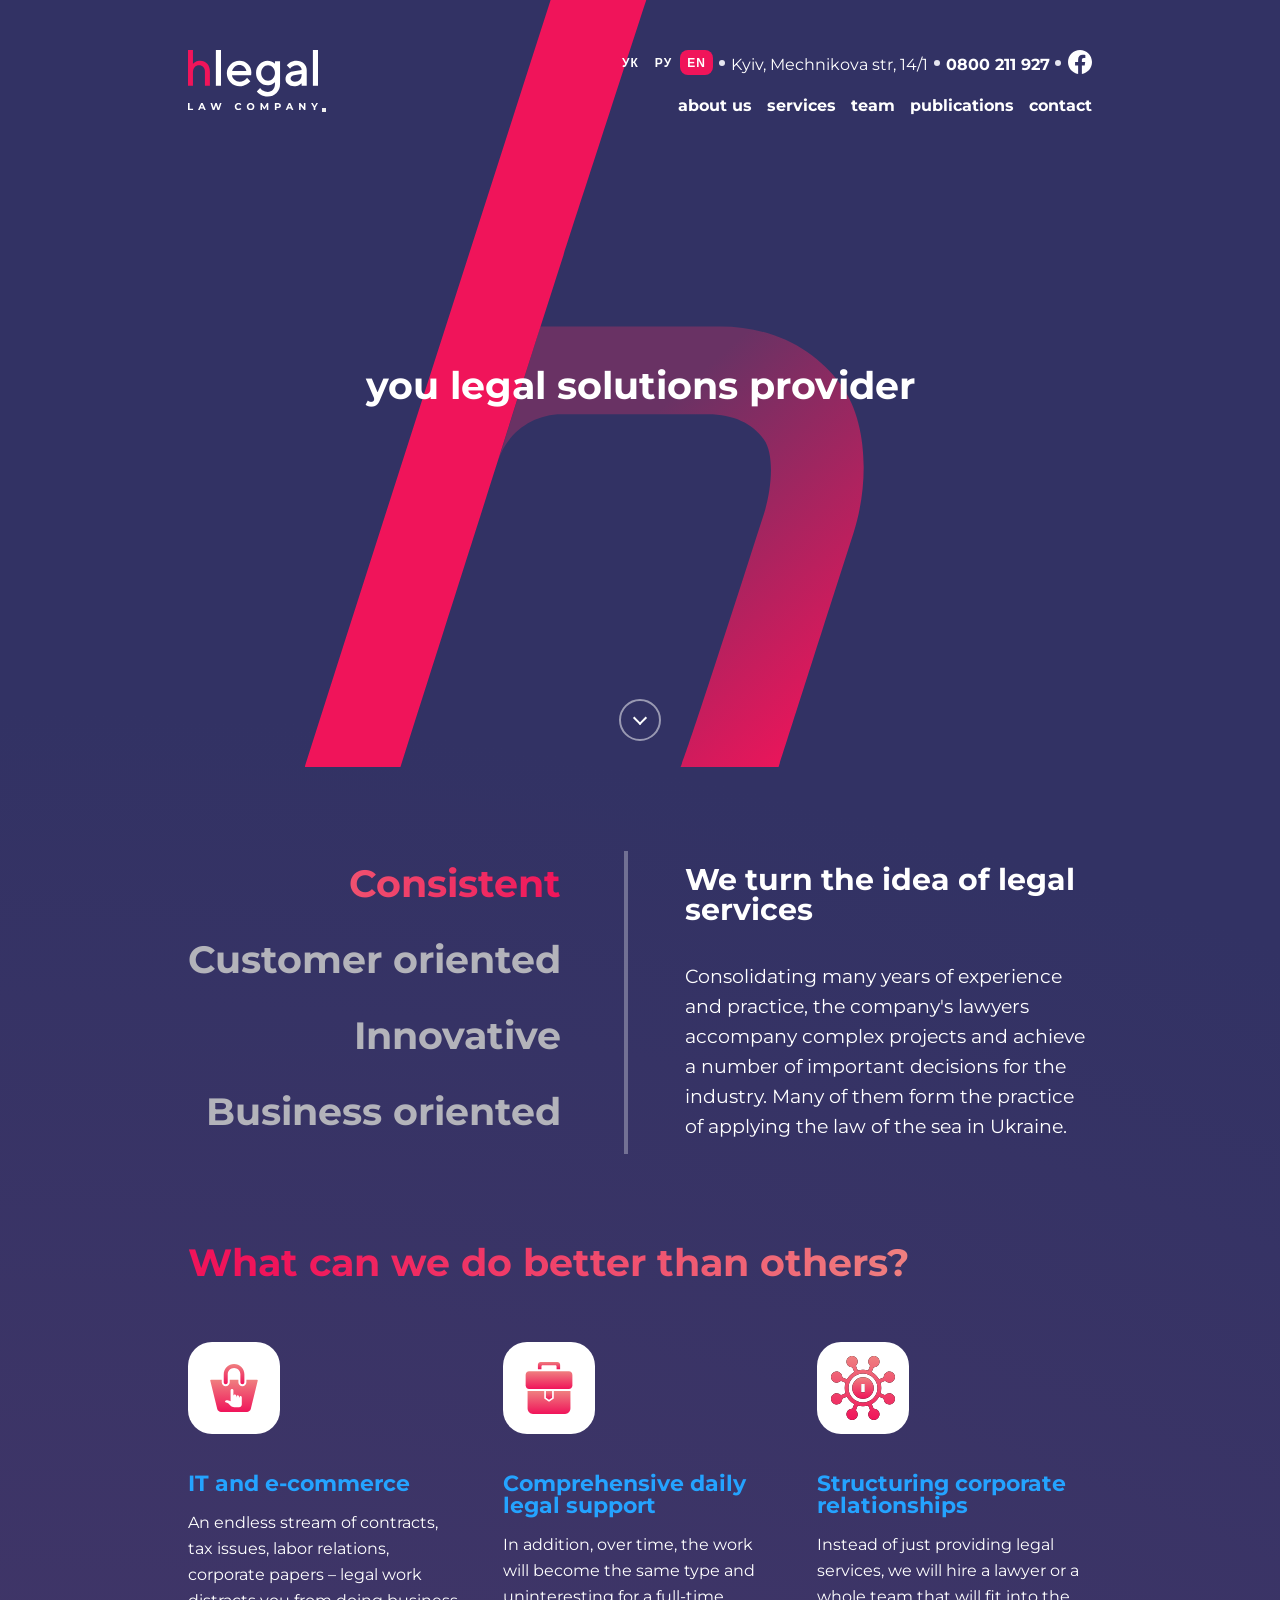
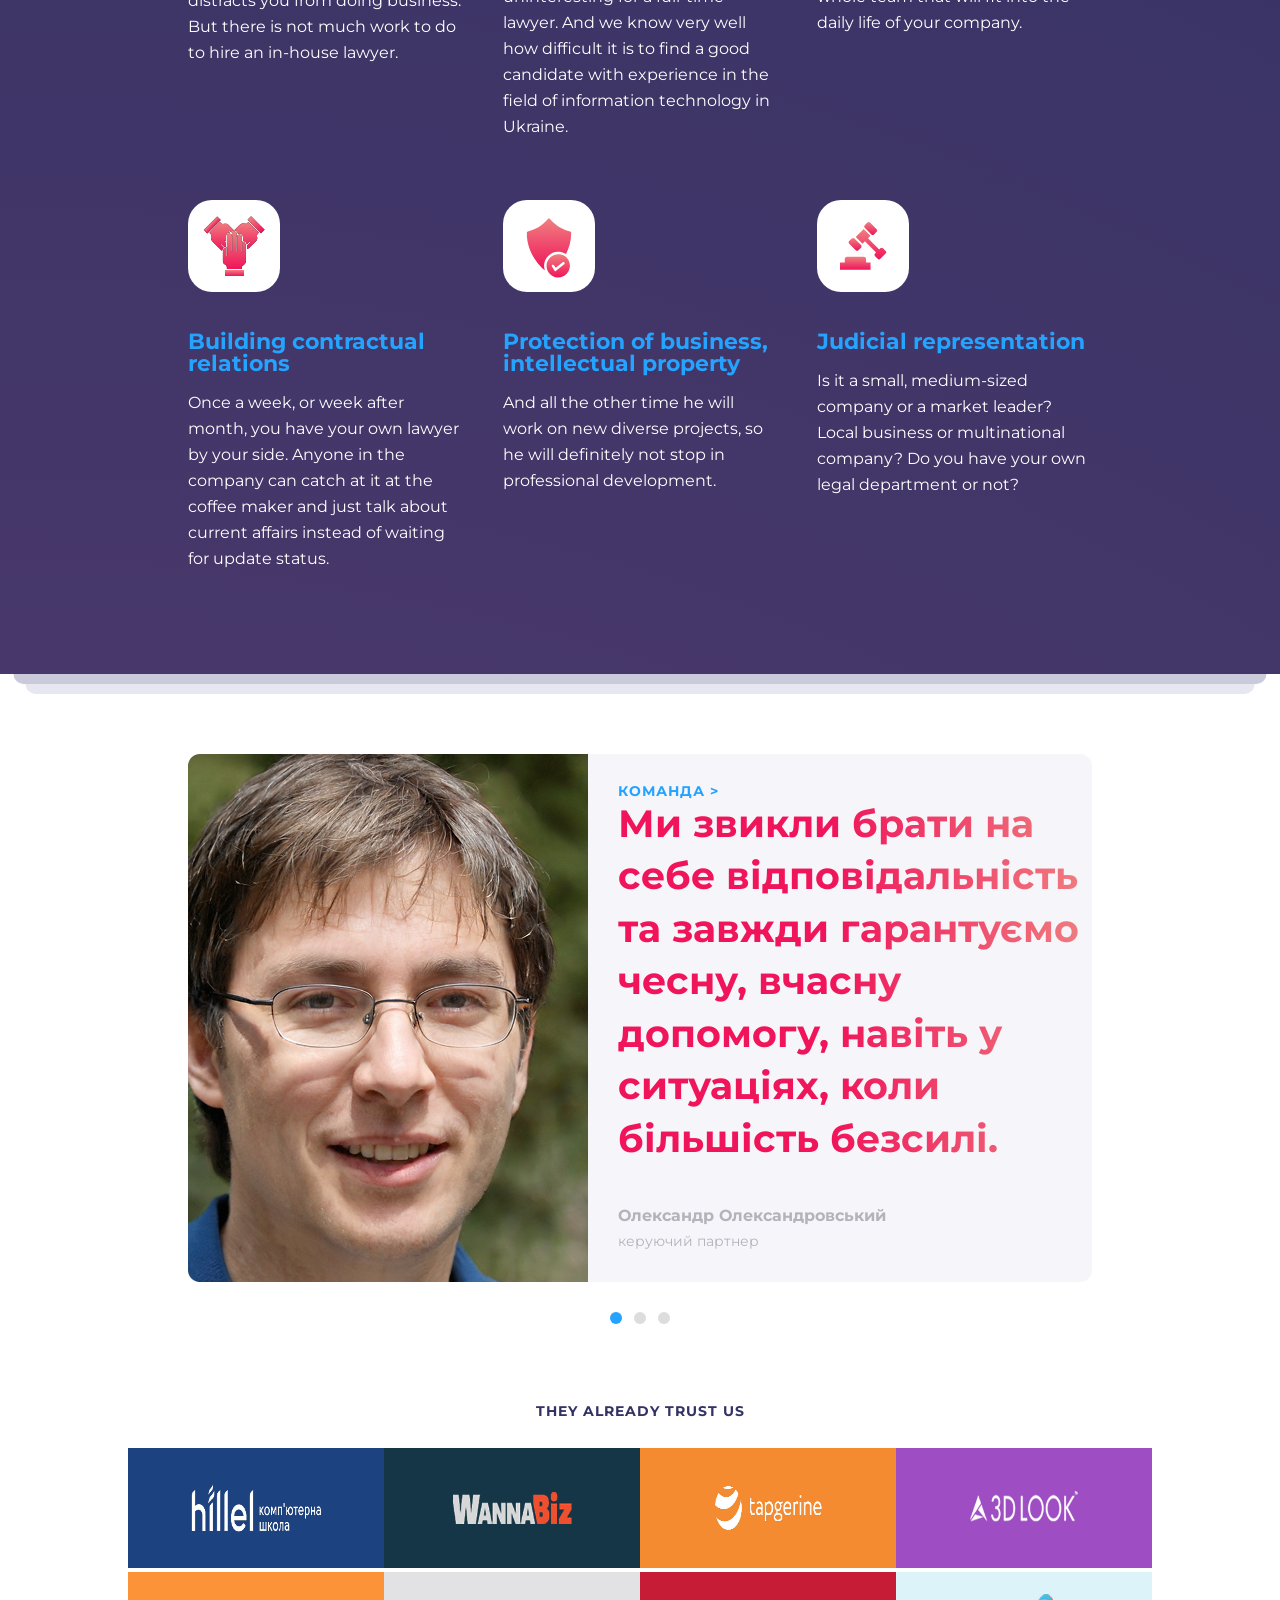
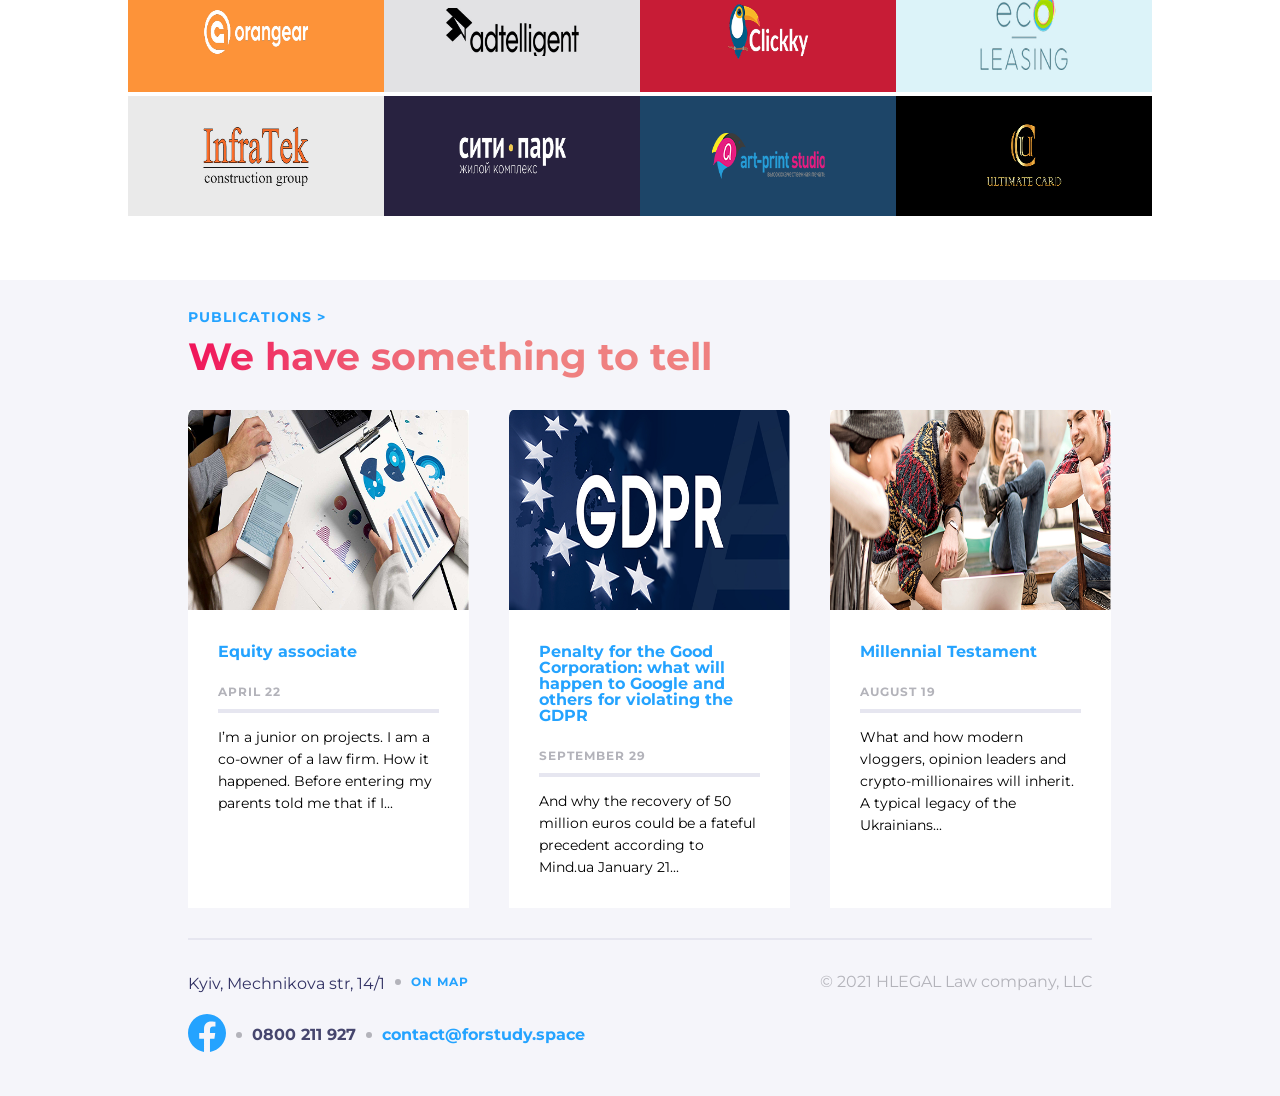
<file: index.html>
<!DOCTYPE html>
<html lang="en">

<head>
    <meta charset="UTF-8">
    <meta name="viewport" content="width=device-width, initial-scale=1.0">
    <title>Home</title>
    <link rel="stylesheet" href="./css/general.css">
    <link href="https://fonts.googleapis.com/css2?family=Montserrat:ital,wght@0,100..900;1,100..900&display=swap"
        rel="stylesheet">
</head>

<body>
    <header class="home">
        <div class="home__container">
            <div class="home__container-img">
                <img src="./images/Logo.svg" alt="Головна">
                <button class="burger-menu" aria-label="Menu"></button>
            </div>


            <div class="home__right-side">
                <div class="home__container-information">
                    <div class="home__language-switcher">
                        <button class="change-language">УК</button>
                        <button class="change-language">РУ</button>
                        <button class="change-language active">EN</button>
                    </div>

                    <p class="home__street">Kyiv, Mechnikova str, 14/1</p>
                    <p class="home__number">0800 211 927</p>
                    <div><img class="facebook-img" src="./images/facebook.svg" alt="facebook"></div>
                </div>

                <div class="home__container-navigation">
                    <nav class="home__navigation">
                        <ul class="home__content-navigation">
                            <li><a class="links">about us</a></li>
                            <li><a class="links">services</a></li>
                            <li><a href="./team.html" class="links">team</a></li>
                            <li><a class="links">publications</a></li>
                            <li><a class="links">contact</a></li>
                        </ul>
                    </nav>
                </div>
            </div>
        </div>

        <div class="home__hero">
            <div class="home__hero-content">
                <h1 class="home__hero-title">you legal solutions provider</h1>
                <a class="home__hero-scroll">
                    <img src="./images/Symbol.svg" alt="Scroll down" class="home__hero-logo">
                </a>
                <div class="home__hero-arrow"></div>
            </div>
        </div>
    </header>

    <main class="main">

        <div class="main__bg">
            <section class="main__services">
                <div class="main__container-services">
                    <div class="main__services-left">
                        <ul class="main__services-list">
                            <li class="item gradient-text">Consistent</li>
                            <li class="item">Customer oriented</li>
                            <li class="item">Innovative</li>
                            <li class="item">Business oriented</li>
                        </ul>
                    </div>

                    <div class="main__services-right">
                        <div class="services__container-title">
                            <h2 class="main__services-title">We turn the idea of legal services</h2>
                        </div>

                        <div class="services__container-text">
                            <p class="main__services-text">Consolidating many years of experience and practice, the
                                company's
                                lawyers accompany complex projects and achieve a number of important decisions for the
                                industry.
                                Many of them form the practice of applying the law of the sea in Ukraine.</p>
                        </div>
                    </div>
                </div>
            </section>

            <section class="advantages">
                <div class="advantages__container">
                    <h2 class="advantages__title">What can we do better than others?</h2>

                    <div class="advantages__grid">
                        <article class="adv-card">
                            <div class="adv-card__icon">
                                <img class="img-card" src="./images/advantages/Ecommerce.svg" alt="IT and e-commerce">
                            </div>
                            <h3 class="adv-card__title">IT and e-commerce</h3>
                            <p class="adv-card__text">An endless stream of contracts, tax issues, labor relations,
                                corporate papers –
                                legal work distracts you from doing business. But there is not much work to do to hire
                                an in-house lawyer.</p>
                        </article>

                        <article class="adv-card">
                            <div class="adv-card__icon">
                                <img class="img-card" src="./images/advantages/Support.svg"
                                    alt="Comprehensive daily legal support">
                            </div>
                            <h3 class="adv-card__title">Comprehensive daily legal support</h3>
                            <p class="adv-card__text">In addition, over time, the work will become the same type and
                                uninteresting
                                for a full-time lawyer. And we know very well how difficult it is to find a good
                                candidate with
                                experience in the field of information technology in Ukraine.</p>
                        </article>

                        <article class="adv-card">
                            <div class="adv-card__icon">
                                <img class="img-card" src="./images/advantages/Gear.svg"
                                    alt="Structuring corporate relationships">
                            </div>
                            <h3 class="adv-card__title">Structuring corporate relationships</h3>
                            <p class="adv-card__text">Instead of just providing legal services, we will hire a lawyer or
                                a whole team
                                that will fit into the daily life of your company.</p>
                        </article>

                        <article class="adv-card">
                            <div class="adv-card__icon">
                                <img class="img-card" src="./images/advantages/Hands.svg"
                                    alt="Building contractual relations">
                            </div>
                            <h3 class="adv-card__title">Building contractual relations</h3>
                            <p class="adv-card__text">Once a week, or week after month, you have your own lawyer by your
                                side. Anyone
                                in the company can catch at it at the coffee maker and just talk about current affairs
                                instead of waiting for update status.</p>
                        </article>

                        <article class="adv-card">
                            <div class="adv-card__icon">
                                <img class="img-card" src="./images/advantages/Protection.svg"
                                    alt="Protection of business">
                            </div>
                            <h3 class="adv-card__title">Protection of business, intellectual property</h3>
                            <p class="adv-card__text">And all the other time he will work on new diverse projects, so he
                                will definitely
                                not stop in professional development.</p>
                        </article>

                        <article class="adv-card">
                            <div class="adv-card__icon">
                                <img class="img-card" src="./images/advantages/Court.svg" alt="Judicial representation">
                            </div>
                            <h3 class="adv-card__title">Judicial representation</h3>
                            <p class="adv-card__text">Is it a small, medium-sized company or a market leader? Local
                                business or
                                multinational company? Do you have your own legal department or not?</p>
                        </article>
                    </div>
                </div>
            </section>
        </div>

        <section class="review">
            <div class="review__container">
                <div class="review__card">
                    <div class="review__photo">
                        <picture>
                            <source srcset="./images/adaptive/768px/person.jpg" media="(max-width: 768px)">
                            <source srcset="./images/adaptive/992px/person.jpg" media="(max-width: 992px)">
                            <source srcset="./images/adaptive/1400px/person.jpg" media="(max-width: 1400px)">
                            <source srcset="./images/adaptive/1680px/person.jpg" media="(max-width: 1680px)">

                            <img src="./images/review/person.jpg" alt="Олександр Олександровський"
                                class="partner-person">
                        </picture>

                    </div>

                    <div class="review__content">
                        <p class="review__label">команда &gt;</p>
                        <h2 class="review__title">Ми звикли брати на себе відповідальність та завжди гарантуємо чесну,
                            вчасну допомогу, навіть у ситуаціях, коли більшість безсилі.</h2>

                        <div class="container__partner">
                            <p class="review__name">Олександр Олександровський</p>
                            <p class="review__position">керуючий партнер</p>
                        </div>
                    </div>
                </div>

                <div class="review__dots">
                    <button class="review__dot review__dot--active"></button>
                    <button class="review__dot"></button>
                    <button class="review__dot"></button>
                </div>
            </div>
        </section>

        <section class="clients">
            <div class="clients__container">
                <p class="clients__title">THEY ALREADY TRUST US</p>

                <div class="clients__grid">
                    <div class="clients__item clients__item--hillel">
                        <img class="img-clients" src="./images/clients/Hillel.png" alt="Hillel IT School">
                    </div>
                    <div class="clients__item clients__item--wannabiz">
                        <img class="img-clients" src="./images/clients/wannabiz.png" alt="WannaBiz">
                    </div>
                    <div class="clients__item clients__item--tapgerine">
                        <img class="img-clients" src="./images/clients/tapgerine.png" alt="Tapgerine">
                    </div>
                    <div class="clients__item clients__item--3dlook">
                        <img class="img-clients" src="./images/clients/3dlook.png" alt="3D Look">
                    </div>
                    <div class="clients__item clients__item--orangear">
                        <img class="img-clients" src="./images/clients/orangear.png" alt="Orangear">
                    </div>
                    <div class="clients__item clients__item--adtelligent">
                        <img class="img-clients" src="./images/clients/adtelligent.png" alt="Adtelligent">
                    </div>
                    <div class="clients__item clients__item--clickky">
                        <img class="img-clients" src="./images/clients/Clickky.png" alt="Clickky">
                    </div>
                    <div class="clients__item clients__item--ecoleasing">
                        <img class="img-clients" src="./images/clients/ecoleasing.png" alt="Eco Leasing">
                    </div>
                    <div class="clients__item clients__item--infratek">
                        <img class="img-clients" src="./images/clients/InfraTek.png" alt="InfraTek">
                    </div>
                    <div class="clients__item clients__item--citypark">
                        <img class="img-clients" src="./images/clients/city.png" alt="Сити-парк">
                    </div>
                    <div class="clients__item clients__item--artprint">
                        <img class="img-clients" src="./images/clients/artprint.png" alt="Art-print Studio">
                    </div>
                    <div class="clients__item clients__item--ultimatecard">
                        <img class="img-clients" src="./images/clients/ultimate-card.png" alt="Ultimate Card">
                    </div>
                </div>
            </div>
        </section>


        <section class="publications">
            <div class="publications__container">

                <p class="publications__label">PUBLICATIONS ></p>
                <h2 class="publications__title">We have something to tell</h2>

                <div class="publications__grid">

                    <article class="pub-card">
                        <div class="pub-card__image">
                            <img class="img-publications" src="./images/publications/pic-1.png" alt="Equity associate">
                        </div>
                        <div class="pub-card__content">
                            <h3 class="pub-card__title">Equity associate</h3>
                            <p class="pub-card__date">APRIL 22</p>
                            <p class="pub-card__text">
                                I’m a junior on projects. I am a co-owner of a law firm. How it happened. Before
                                entering my parents told me that if I...
                            </p>
                        </div>
                    </article>

                    <article class="pub-card">
                        <div class="pub-card__image">
                            <img class="img-publications" src="./images/publications/pic-2.png" alt="GDPR article">
                        </div>
                        <div class="pub-card__content">
                            <h3 class="pub-card__title">
                                Penalty for the Good Corporation: what will happen to Google and others for violating
                                the GDPR
                            </h3>
                            <p class="pub-card__date">SEPTEMBER 29</p>
                            <p class="pub-card__text">
                                And why the recovery of 50 million euros could be a fateful precedent according to
                                Mind.ua January 21...
                            </p>
                        </div>
                    </article>

                    <article class="pub-card">
                        <div class="pub-card__image">
                            <img class="img-publications" src="./images/publications/pic-3.png"
                                alt="Millennial Testament">
                        </div>
                        <div class="pub-card__content">
                            <h3 class="pub-card__title">Millennial Testament</h3>
                            <p class="pub-card__date">AUGUST 19</p>
                            <p class="pub-card__text">
                                What and how modern vloggers, opinion leaders and crypto-millionaires will inherit. A
                                typical legacy of the Ukrainians...
                            </p>
                        </div>
                    </article>

                </div>
            </div>
        </section>
    </main>

    <footer class="footer">
        <div class="footer__container">

            <div class="footer__top">
                <div class="footer__top-left">
                    <p class="footer__address">
                        Kyiv, Mechnikova str, 14/1
                    </p>

                    <a href="#" class="footer__map-link">on map</a>
                </div>
                <p class="footer__copyright">
                    © 2021 HLEGAL Law company, LLC
                </p>
            </div>

            <div class="footer__bottom">

                <div class="footer__contacts">
                    <a href="#" class="footer__social">
                        <img src="./images/icons/facebook.svg" alt="Facebook">
                    </a>

                    <a href="tel:0800211927" class="footer__phone">
                        0800 211 927
                    </a>

                    <a href="mailto:contact@forstudy.space" class="footer__email">
                        contact@forstudy.space
                    </a>
                </div>
            </div>

        </div>
    </footer>
</body>

</html>
</file>
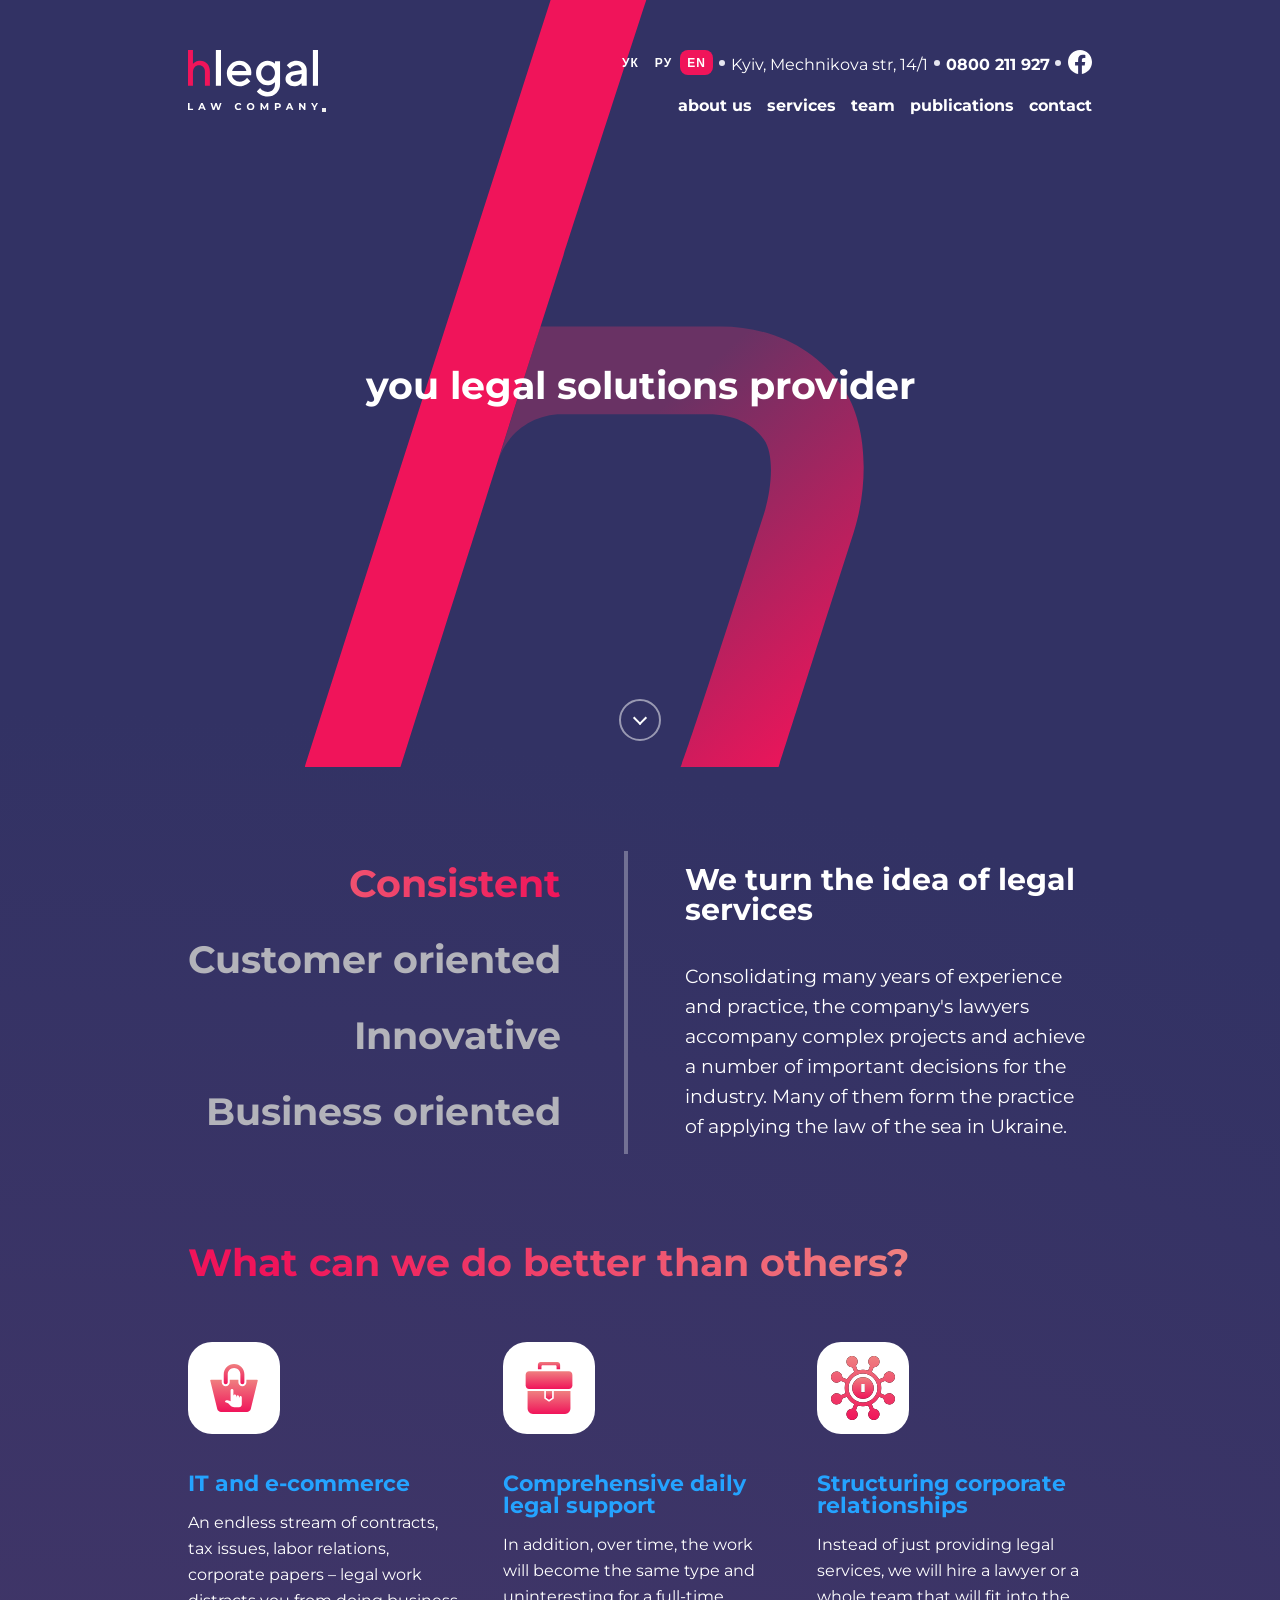
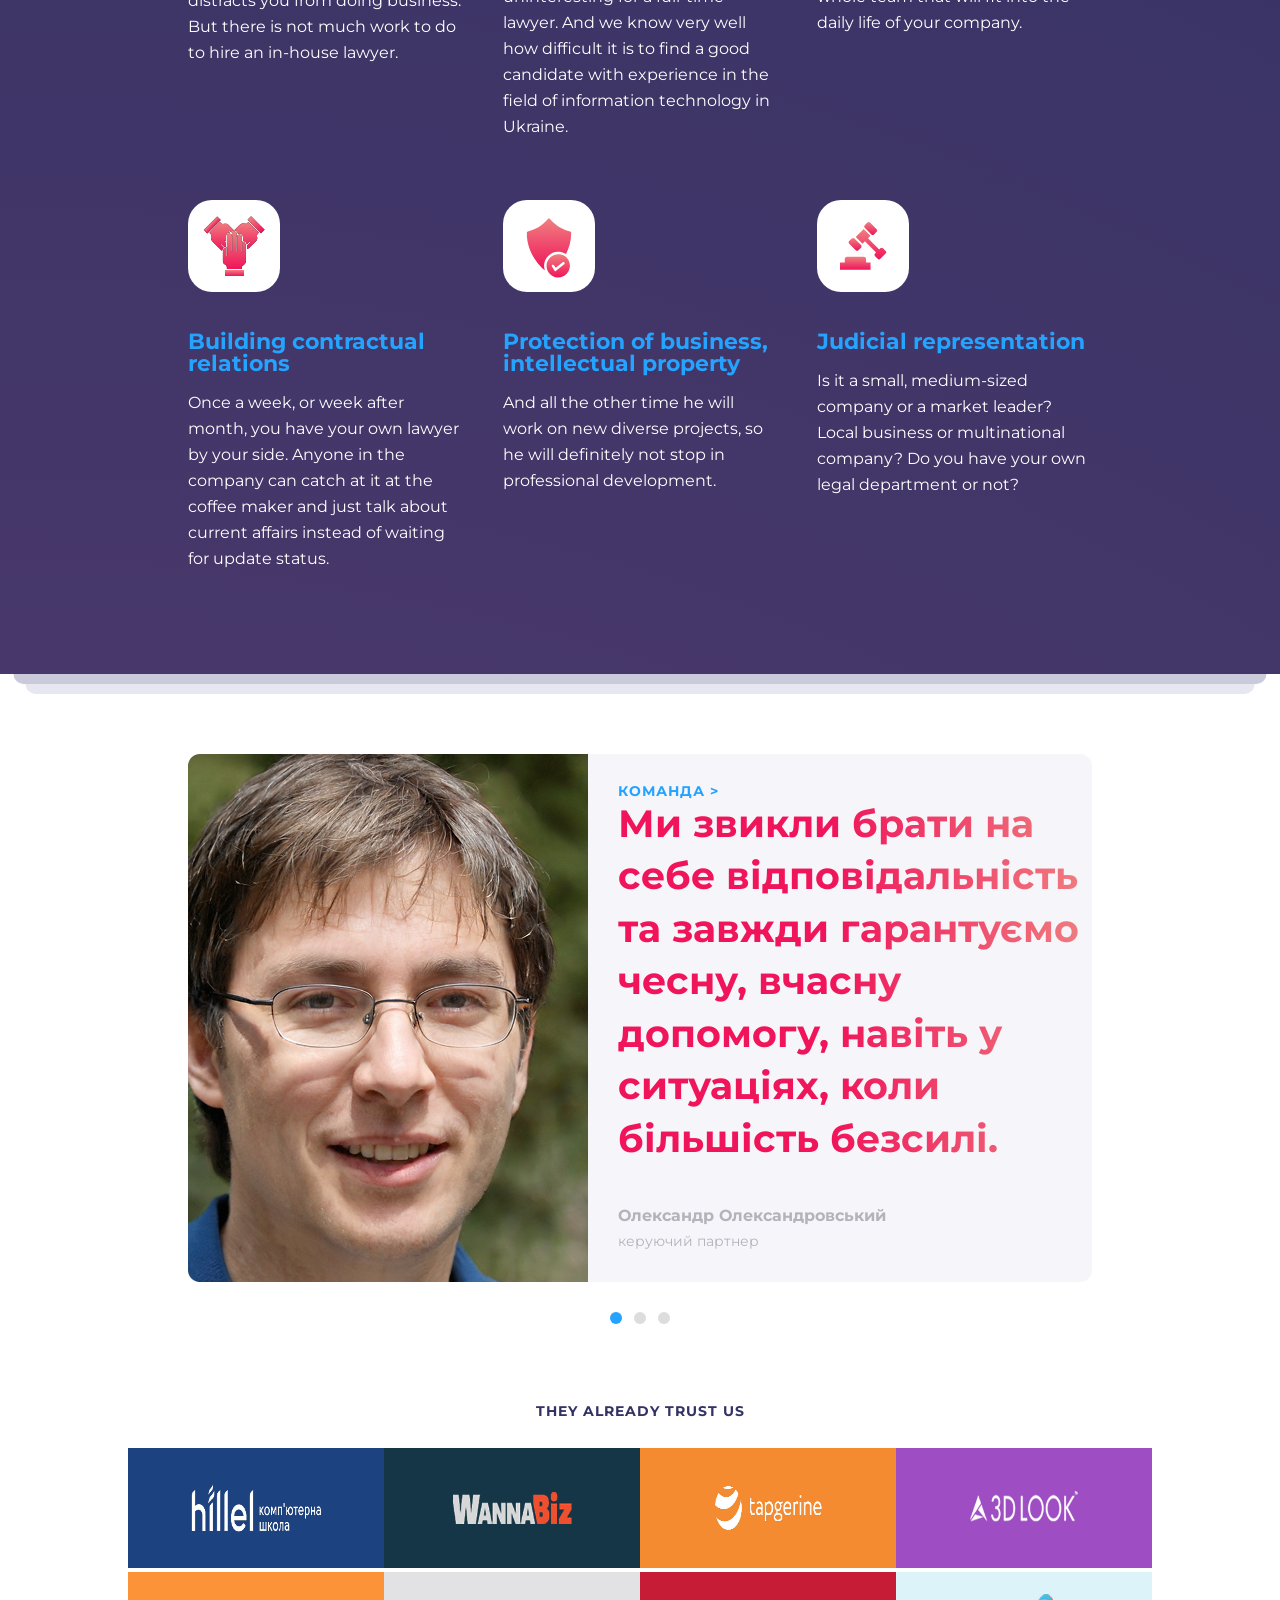
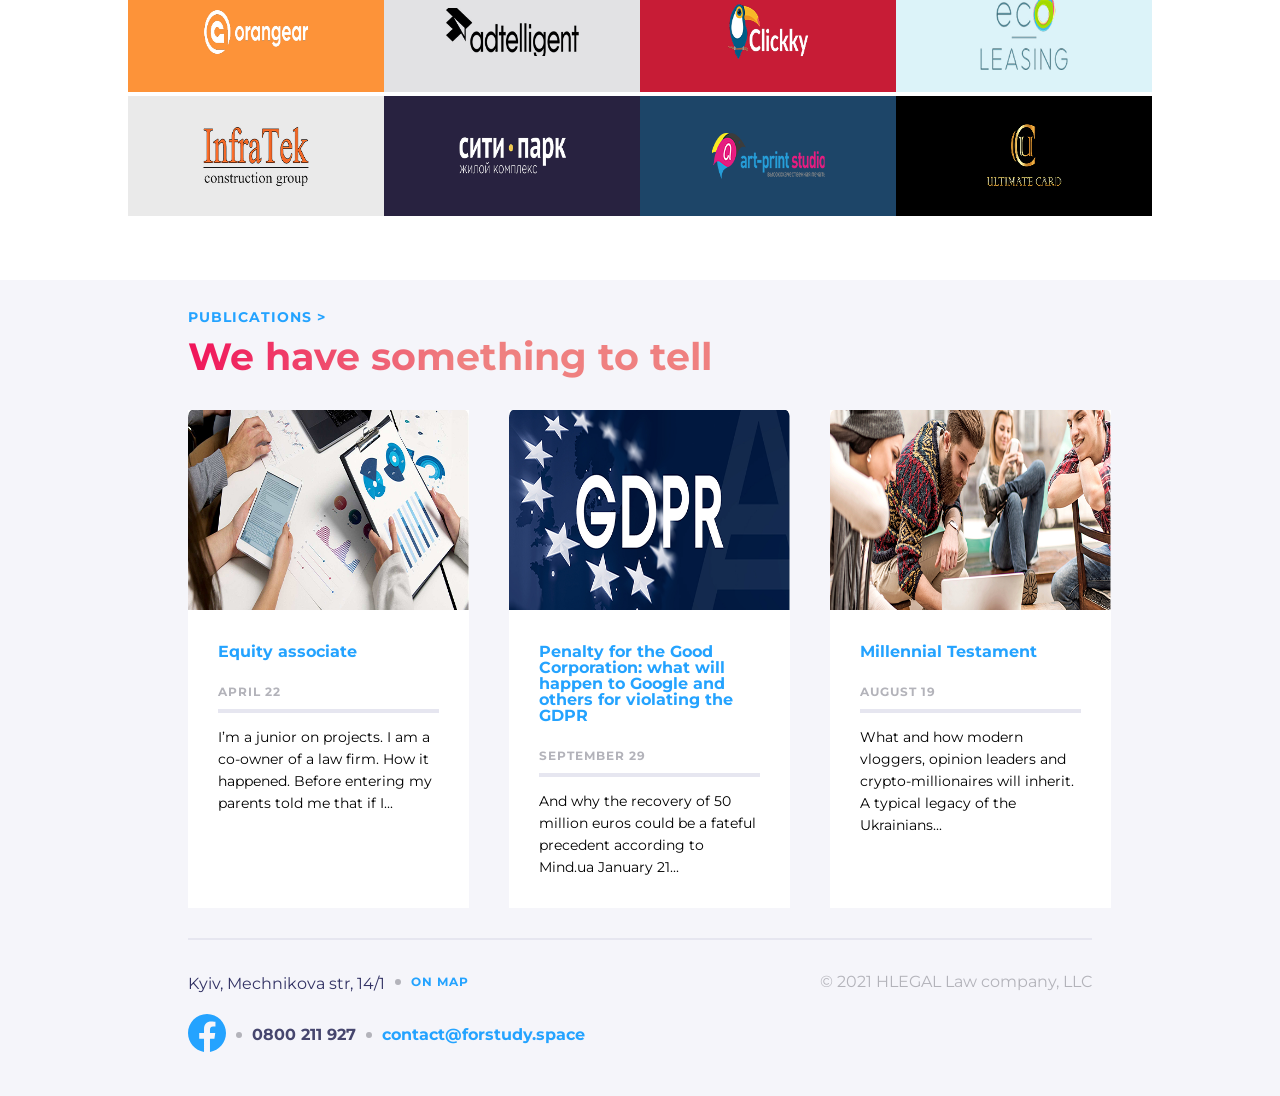
<file: home.html>
<!DOCTYPE html>
<html lang="en">

<head>
    <meta charset="UTF-8">
    <meta name="viewport" content="width=device-width, initial-scale=1.0">
    <title>Home</title>
    <link rel="stylesheet" href="./css/general.css">
    <link href="https://fonts.googleapis.com/css2?family=Montserrat:ital,wght@0,100..900;1,100..900&display=swap"
        rel="stylesheet">
</head>

<body>
    <header class="home">
        <div class="home__container">
            <div class="home__container-img">
                <img src="./images/Logo.svg" alt="Головна">
                <button class="burger-menu" aria-label="Menu"></button>
            </div>


            <div class="home__right-side">
                <div class="home__container-information">
                    <div class="home__language-switcher">
                        <button class="change-language">УК</button>
                        <button class="change-language">РУ</button>
                        <button class="change-language active">EN</button>
                    </div>

                    <p class="home__street">Kyiv, Mechnikova str, 14/1</p>
                    <p class="home__number">0800 211 927</p>
                    <div><img class="facebook-img" src="./images/facebook.svg" alt="facebook"></div>
                </div>

                <div class="home__container-navigation">
                    <nav class="home__navigation">
                        <ul class="home__content-navigation">
                            <li><a class="links">about us</a></li>
                            <li><a class="links">services</a></li>
                            <li><a class="links">team</a></li>
                            <li><a class="links">publications</a></li>
                            <li><a class="links">contact</a></li>
                        </ul>
                    </nav>
                </div>
            </div>
        </div>

        <div class="home__hero">
            <div class="home__hero-content">
                <h1 class="home__hero-title">you legal solutions provider</h1>
                <a class="home__hero-scroll">
                    <img src="./images/Symbol.svg" alt="Scroll down" class="home__hero-logo">
                </a>
                <div class="home__hero-arrow"></div>
            </div>
        </div>
    </header>

    <main class="main">

        <div class="main__bg">
            <section class="main__services">
                <div class="main__container-services">
                    <div class="main__services-left">
                        <ul class="main__services-list">
                            <li class="item gradient-text">Consistent</li>
                            <li class="item">Customer oriented</li>
                            <li class="item">Innovative</li>
                            <li class="item">Business oriented</li>
                        </ul>
                    </div>

                    <div class="main__services-right">
                        <div class="services__container-title">
                            <h2 class="main__services-title">We turn the idea of legal services</h2>
                        </div>

                        <div class="services__container-text">
                            <p class="main__services-text">Consolidating many years of experience and practice, the
                                company's
                                lawyers accompany complex projects and achieve a number of important decisions for the
                                industry.
                                Many of them form the practice of applying the law of the sea in Ukraine.</p>
                        </div>
                    </div>
                </div>
            </section>

            <section class="advantages">
                <div class="advantages__container">
                    <h2 class="advantages__title">What can we do better than others?</h2>

                    <div class="advantages__grid">
                        <article class="adv-card">
                            <div class="adv-card__icon">
                                <img class="img-card" src="./images/advantages/Ecommerce.svg" alt="IT and e-commerce">
                            </div>
                            <h3 class="adv-card__title">IT and e-commerce</h3>
                            <p class="adv-card__text">An endless stream of contracts, tax issues, labor relations,
                                corporate papers –
                                legal work distracts you from doing business. But there is not much work to do to hire
                                an in-house lawyer.</p>
                        </article>

                        <article class="adv-card">
                            <div class="adv-card__icon">
                                <img class="img-card" src="./images/advantages/Support.svg"
                                    alt="Comprehensive daily legal support">
                            </div>
                            <h3 class="adv-card__title">Comprehensive daily legal support</h3>
                            <p class="adv-card__text">In addition, over time, the work will become the same type and
                                uninteresting
                                for a full-time lawyer. And we know very well how difficult it is to find a good
                                candidate with
                                experience in the field of information technology in Ukraine.</p>
                        </article>

                        <article class="adv-card">
                            <div class="adv-card__icon">
                                <img class="img-card" src="./images/advantages/Gear.svg"
                                    alt="Structuring corporate relationships">
                            </div>
                            <h3 class="adv-card__title">Structuring corporate relationships</h3>
                            <p class="adv-card__text">Instead of just providing legal services, we will hire a lawyer or
                                a whole team
                                that will fit into the daily life of your company.</p>
                        </article>

                        <article class="adv-card">
                            <div class="adv-card__icon">
                                <img class="img-card" src="./images/advantages/Hands.svg"
                                    alt="Building contractual relations">
                            </div>
                            <h3 class="adv-card__title">Building contractual relations</h3>
                            <p class="adv-card__text">Once a week, or week after month, you have your own lawyer by your
                                side. Anyone
                                in the company can catch at it at the coffee maker and just talk about current affairs
                                instead of waiting for update status.</p>
                        </article>

                        <article class="adv-card">
                            <div class="adv-card__icon">
                                <img class="img-card" src="./images/advantages/Protection.svg"
                                    alt="Protection of business">
                            </div>
                            <h3 class="adv-card__title">Protection of business, intellectual property</h3>
                            <p class="adv-card__text">And all the other time he will work on new diverse projects, so he
                                will definitely
                                not stop in professional development.</p>
                        </article>

                        <article class="adv-card">
                            <div class="adv-card__icon">
                                <img class="img-card" src="./images/advantages/Court.svg" alt="Judicial representation">
                            </div>
                            <h3 class="adv-card__title">Judicial representation</h3>
                            <p class="adv-card__text">Is it a small, medium-sized company or a market leader? Local
                                business or
                                multinational company? Do you have your own legal department or not?</p>
                        </article>
                    </div>
                </div>
            </section>
        </div>

        <section class="review">
            <div class="review__container">
                <div class="review__card">
                    <div class="review__photo">
                        <picture>
                            <source srcset="./images/adaptive/768px/person.jpg" media="(max-width: 768px)">
                            <source srcset="./images/adaptive/992px/person.jpg" media="(max-width: 992px)">
                            <source srcset="./images/adaptive/1400px/person.jpg" media="(max-width: 1400px)">
                            <source srcset="./images/adaptive/1680px/person.jpg" media="(max-width: 1680px)">

                            <img src="./images/review/person.jpg" alt="Олександр Олександровський"
                                class="partner-person">
                        </picture>

                    </div>

                    <div class="review__content">
                        <p class="review__label">команда &gt;</p>
                        <h2 class="review__title">Ми звикли брати на себе відповідальність та завжди гарантуємо чесну,
                            вчасну допомогу, навіть у ситуаціях, коли більшість безсилі.</h2>

                        <div class="container__partner">
                            <p class="review__name">Олександр Олександровський</p>
                            <p class="review__position">керуючий партнер</p>
                        </div>
                    </div>
                </div>

                <div class="review__dots">
                    <button class="review__dot review__dot--active"></button>
                    <button class="review__dot"></button>
                    <button class="review__dot"></button>
                </div>
            </div>
        </section>

        <section class="clients">
            <div class="clients__container">
                <p class="clients__title">THEY ALREADY TRUST US</p>

                <div class="clients__grid">
                    <div class="clients__item clients__item--hillel">
                        <img class="img-clients" src="./images/clients/Hillel.png" alt="Hillel IT School">
                    </div>
                    <div class="clients__item clients__item--wannabiz">
                        <img class="img-clients" src="./images/clients/wannabiz.png" alt="WannaBiz">
                    </div>
                    <div class="clients__item clients__item--tapgerine">
                        <img class="img-clients" src="./images/clients/tapgerine.png" alt="Tapgerine">
                    </div>
                    <div class="clients__item clients__item--3dlook">
                        <img class="img-clients" src="./images/clients/3dlook.png" alt="3D Look">
                    </div>
                    <div class="clients__item clients__item--orangear">
                        <img class="img-clients" src="./images/clients/orangear.png" alt="Orangear">
                    </div>
                    <div class="clients__item clients__item--adtelligent">
                        <img class="img-clients" src="./images/clients/adtelligent.png" alt="Adtelligent">
                    </div>
                    <div class="clients__item clients__item--clickky">
                        <img class="img-clients" src="./images/clients/Clickky.png" alt="Clickky">
                    </div>
                    <div class="clients__item clients__item--ecoleasing">
                        <img class="img-clients" src="./images/clients/ecoleasing.png" alt="Eco Leasing">
                    </div>
                    <div class="clients__item clients__item--infratek">
                        <img class="img-clients" src="./images/clients/InfraTek.png" alt="InfraTek">
                    </div>
                    <div class="clients__item clients__item--citypark">
                        <img class="img-clients" src="./images/clients/city.png" alt="Сити-парк">
                    </div>
                    <div class="clients__item clients__item--artprint">
                        <img class="img-clients" src="./images/clients/artprint.png" alt="Art-print Studio">
                    </div>
                    <div class="clients__item clients__item--ultimatecard">
                        <img class="img-clients" src="./images/clients/ultimate-card.png" alt="Ultimate Card">
                    </div>
                </div>
            </div>
        </section>


        <section class="publications">
            <div class="publications__container">

                <p class="publications__label">PUBLICATIONS ></p>
                <h2 class="publications__title">We have something to tell</h2>

                <div class="publications__grid">

                    <article class="pub-card">
                        <div class="pub-card__image">
                            <img class="img-publications" src="./images/publications/pic-1.png" alt="Equity associate">
                        </div>
                        <div class="pub-card__content">
                            <h3 class="pub-card__title">Equity associate</h3>
                            <p class="pub-card__date">APRIL 22</p>
                            <p class="pub-card__text">
                                I’m a junior on projects. I am a co-owner of a law firm. How it happened. Before
                                entering my parents told me that if I...
                            </p>
                        </div>
                    </article>

                    <article class="pub-card">
                        <div class="pub-card__image">
                            <img class="img-publications" src="./images/publications/pic-2.png" alt="GDPR article">
                        </div>
                        <div class="pub-card__content">
                            <h3 class="pub-card__title">
                                Penalty for the Good Corporation: what will happen to Google and others for violating
                                the GDPR
                            </h3>
                            <p class="pub-card__date">SEPTEMBER 29</p>
                            <p class="pub-card__text">
                                And why the recovery of 50 million euros could be a fateful precedent according to
                                Mind.ua January 21...
                            </p>
                        </div>
                    </article>

                    <article class="pub-card">
                        <div class="pub-card__image">
                            <img class="img-publications" src="./images/publications/pic-3.png"
                                alt="Millennial Testament">
                        </div>
                        <div class="pub-card__content">
                            <h3 class="pub-card__title">Millennial Testament</h3>
                            <p class="pub-card__date">AUGUST 19</p>
                            <p class="pub-card__text">
                                What and how modern vloggers, opinion leaders and crypto-millionaires will inherit. A
                                typical legacy of the Ukrainians...
                            </p>
                        </div>
                    </article>

                </div>
            </div>
        </section>
    </main>

    <footer class="footer">
        <div class="footer__container">

            <div class="footer__top">
                <div class="footer__top-left">
                    <p class="footer__address">
                        Kyiv, Mechnikova str, 14/1
                    </p>

                    <a href="#" class="footer__map-link">on map</a>
                </div>
                <p class="footer__copyright">
                    © 2021 HLEGAL Law company, LLC
                </p>
            </div>

            <div class="footer__bottom">

                <div class="footer__contacts">
                    <a href="#" class="footer__social">
                        <img src="./images/icons/facebook.svg" alt="Facebook">
                    </a>

                    <a href="tel:0800211927" class="footer__phone">
                        0800 211 927
                    </a>

                    <a href="mailto:contact@forstudy.space" class="footer__email">
                        contact@forstudy.space
                    </a>
                </div>
            </div>

        </div>
    </footer>
</body>

</html>
</file>
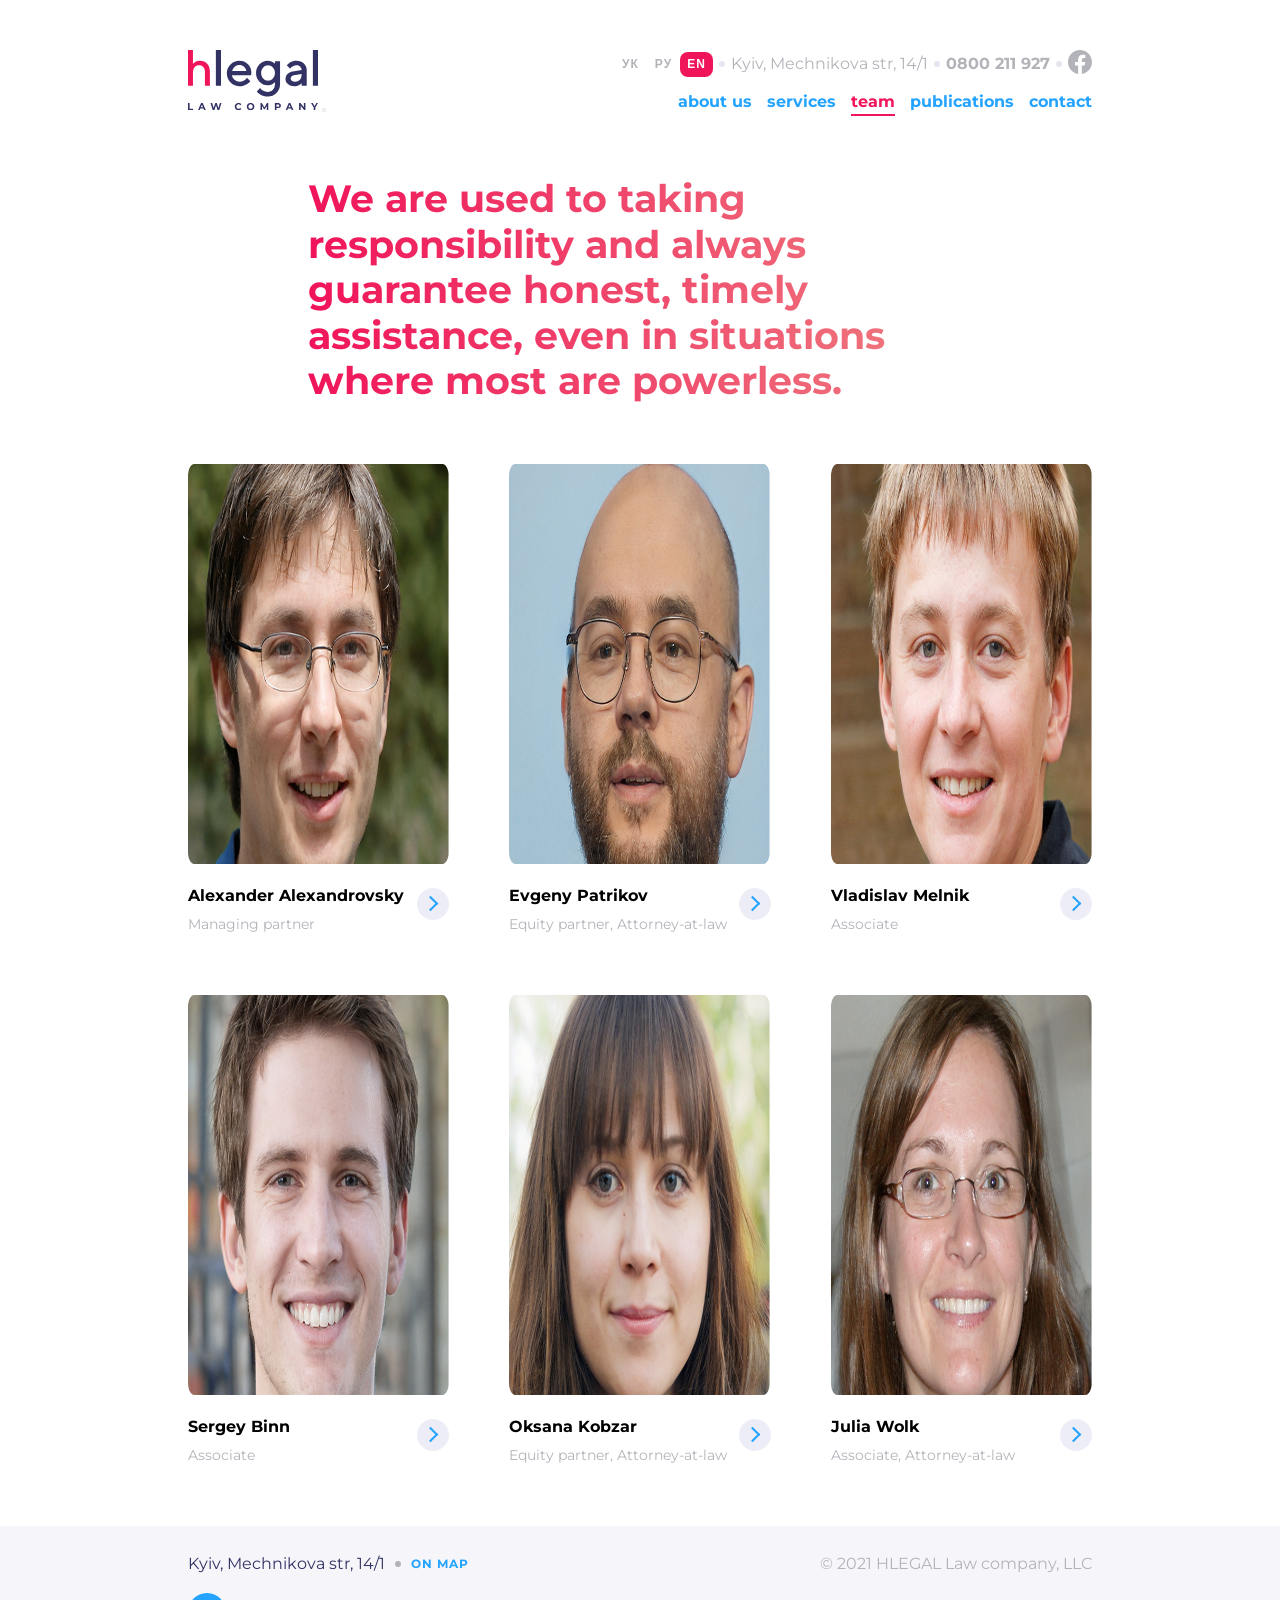
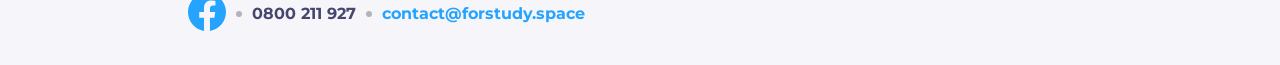
<file: team.html>
<!DOCTYPE html>
<html lang="en">

<head>
    <meta charset="UTF-8">
    <meta name="viewport" content="width=device-width, initial-scale=1.0">
    <title>Team</title>
    <link rel="stylesheet" href="./css/team.css">
    <link href="https://fonts.googleapis.com/css2?family=Montserrat:ital,wght@0,100..900;1,100..900&display=swap"
        rel="stylesheet">
</head>

<body>
    <header class="header">
        <div class="header__container">
            <div class="logo">
                <a href="./index.html"><img src="./images_team/Logo/Logo.svg"></a>
                <button class="burger-menu">
                    <span class="line"></span>
                    <span class="line"></span>
                    <span class="line"></span>
                </button>

            </div>

            <div class="header__content">
                <div class="header__right-top">
                    <div class="header__languages">
                        <button class="header__language-changer" type="submit">УК</button>
                        <button class="header__language-changer" type="submit">РУ</button>
                        <button class="header__language-changer header__language-active" type="submit">EN</button>
                    </div>

                    <p class="header__street">Kyiv, Mechnikova str, 14/1</p>
                    <p class="header__phone">0800 211 927</p>

                    <div><img class="facebook-img" src="./images_team/Facebook-Header.svg" alt="facebook"></div>
                </div>

                <div class="header__right-bottom">
                    <nav class="header__navigation">
                        <ul class="header__list">
                            <li class="item">about us</li>
                            <li class="item">services</li>
                            <li class="item item-active">team</li>
                            <li class="item">publications</li>
                            <li class="item">contact</li>
                        </ul>
                    </nav>
                </div>
            </div>
        </div>
    </header>

    <main class="main">
        <section class="team">
            <div class="team__container">
                <div class="team__container-title">
                    <h2 class="team__title">
                        We are used to taking responsibility and always guarantee honest, timely assistance, even in
                        situations where most are powerless.
                    </h2>
                </div>

                <div class="team__grid">

                    <article class="team-card">
                        <div class="team-card__image-wrapper">
                            <img src="./images_team/team/Alex.jpg" alt="Alexander Alexandrovsky"
                                class="team-card__image">
                        </div>
                        <div class="team-card__content">
                            <div class="team-card__info">
                                <h4 class="team-card__name name-active">Alexander Alexandrovsky</h4>
                                <p class="team-card__role">Managing partner</p>
                            </div>
                            <a href="#" class="team-card__link">
                                <div class="team-card__arrow">
                                    <i class="icon-arrow-right"></i>
                                </div>
                            </a>
                        </div>
                    </article>

                    <article class="team-card">
                        <div class="team-card__image-wrapper">
                            <img src="./images_team/team/Evgeny.jpg" alt="Evgeny Patrikov" class="team-card__image">
                        </div>
                        <div class="team-card__content">
                            <div class="team-card__info">
                                <h4 class="team-card__name name-active">Evgeny Patrikov</h4>
                                <p class="team-card__role">Equity partner, Attorney-at-law</p>
                            </div>
                            <a href="#" class="team-card__link">
                                <div class="team-card__arrow">
                                    <i class="icon-arrow-right"></i>
                                </div>
                            </a>
                        </div>
                    </article>

                    <article class="team-card">
                        <div class="team-card__image-wrapper">
                            <img src="./images_team/team/Vladislav.jpg" alt="Vladislav Melnik" class="team-card__image">
                        </div>
                        <div class="team-card__content">
                            <div class="team-card__info">
                                <h4 class="team-card__name name-active">Vladislav Melnik</h4>
                                <p class="team-card__role">Associate</p>
                            </div>
                            <a href="#" class="team-card__link">
                                <div class="team-card__arrow">
                                    <i class="icon-arrow-right"></i>
                                </div>
                            </a>
                        </div>
                    </article>

                    <article class="team-card">
                        <div class="team-card__image-wrapper">
                            <img src="./images_team/team/Sergey.jpg" alt="Sergey Binn" class="team-card__image">
                        </div>
                        <div class="team-card__content">
                            <div class="team-card__info">
                                <h4 class="team-card__name name-active">Sergey Binn</h4>
                                <p class="team-card__role">Associate</p>
                            </div>
                            <a href="#" class="team-card__link">
                                <div class="team-card__arrow">
                                    <i class="icon-arrow-right"></i>
                                </div>
                            </a>
                        </div>
                    </article>


                    <article class="team-card">
                        <div class="team-card__image-wrapper">
                            <img src="./images_team/team/Oksana.jpg" alt="Oksana Kobzar" class="team-card__image">
                        </div>
                        <div class="team-card__content">
                            <div class="team-card__info">
                                <h4 class="team-card__name name-active">Oksana Kobzar</h4>
                                <p class="team-card__role">Equity partner, Attorney-at-law</p>
                            </div>
                            <a href="#" class="team-card__link">
                                <div class="team-card__arrow">
                                    <i class="icon-arrow-right"></i>
                                </div>
                            </a>
                        </div>
                    </article>

                    <article class="team-card">
                        <div class="team-card__image-wrapper">
                            <img src="./images_team/team/Julia.jpg" alt="Julia Wolk" class="team-card__image">
                        </div>
                        <div class="team-card__content">
                            <div class="team-card__info">
                                <h4 class="team-card__name name-active">Julia Wolk</h4>
                                <p class="team-card__role">Associate, Attorney-at-law</p>
                            </div>
                            <a href="#" class="team-card__link">
                                <div class="team-card__arrow">
                                    <i class="icon-arrow-right"></i>
                                </div>
                            </a>
                        </div>
                    </article>
                </div>
            </div>
        </section>
    </main>

    <footer class="footer">
        <div class="footer__container">
            <div class="footer__above">
                <div class="footer__left">
                    <p class="footer__street">Kyiv, Mechnikova str, 14/1</p>
                    <p class="footer__map">On map</p>
                </div>
                <p class="footer__privacy">© 2021 HLEGAL Law company, LLC</p>
            </div>

            <div class="footer__below">
                <div class="footer__container-logo"><img src="./images_team/Facebook-Footer.svg" alt="facebook"
                        class="facebook-icon"></div>
                <p class="footer__phone">0800 211 927</p>
                <p class="footer__email">contact@forstudy.space</p>
            </div>
        </div>
    </footer>
</body>

</html>
</file>
<file: css/general.css>
@charset "UTF-8";
body {
  margin: 0;
  background: radial-gradient(circle at bottom left, #643E72 0%, #323264 80%);
}

.review,
.clients {
  background-color: white;
}

.publications {
  background-color: #F5F5FA;
}

.footer {
  background-color: #F5F5FA;
}

body {
  font-family: "Montserrat", sans-serif;
}

*,
*::before,
*::after {
  box-sizing: border-box;
}

body, html {
  overflow-x: hidden; /* Забороняє горизонтальний скрол на рівні сторінки */
  width: 100%;
  margin: 0;
  padding: 0;
}

button {
  padding: 0px;
  margin: 0px;
}

a {
  text-decoration: none;
}

ul {
  list-style: none;
  margin: 0px;
  padding: 0px;
}

img {
  max-width: 100%;
}

.footer__container {
  max-width: 1600px;
  margin: 0 auto;
  padding-top: 34px;
  padding-bottom: 40px;
  border-top: 2px solid #E6E6F0;
}

.footer__top {
  display: flex;
  justify-content: space-between;
}

.footer__top-left {
  display: flex;
  gap: 26px;
}

.footer__contacts {
  display: flex;
  align-items: center;
  margin-top: 21px;
}

.footer__address {
  color: #323264;
  font-size: 16px;
  position: relative;
}
.footer__address::before {
  position: absolute;
  content: "";
  display: block;
  width: 6px;
  height: 6px;
  border-radius: 50%;
  background-color: #B3B3BA;
  top: 5px;
  right: -16px;
}

.footer__map-link {
  font-weight: 700;
  font-size: 12px;
  text-transform: uppercase;
  letter-spacing: 1px;
  color: #24A3FF;
}

.footer__phone {
  font-weight: 700;
  color: #46466E;
  font-size: 16px;
  line-height: 100%;
  padding: 0 26px;
  position: relative;
}
.footer__phone::before {
  position: absolute;
  content: "";
  display: block;
  width: 6px;
  height: 6px;
  border-radius: 50%;
  background-color: #B3B3BA;
  top: 5px;
  right: 10px;
}
.footer__phone::after {
  position: absolute;
  content: "";
  display: block;
  width: 6px;
  height: 6px;
  border-radius: 50%;
  background-color: #B3B3BA;
  top: 5px;
  left: 10px;
}

.footer__email {
  font-weight: 700;
  color: #24A3FF;
  line-height: 100%;
}

.footer__copyright {
  color: #B3B3BA;
  font-size: 16px;
  line-height: 100%;
}

@media (max-width: 1680px) {
  .footer__container {
    max-width: 1320px;
  }
}
@media (max-width: 1400px) {
  .footer__container {
    max-width: 904px;
  }
}
@media (max-width: 992px) {
  .footer__container {
    max-width: 648px;
  }
}
@media (max-width: 768px) {
  .footer__container {
    max-width: 315px;
    display: flex;
    flex-direction: column;
    align-items: center;
    gap: 0px;
  }
  .footer__top,
  .footer__bottom {
    display: contents;
  }
  .footer__top-left {
    order: 1;
    display: flex;
    flex-direction: column;
    align-items: center;
    gap: 10px;
  }
  .footer__contacts {
    order: 2;
    display: flex;
    flex-direction: column;
    align-items: center;
    gap: 10px;
    margin: 0;
    margin-top: 21px;
    margin-bottom: 30px;
  }
  .footer__copyright {
    order: 3;
    text-align: center;
  }
  .footer__address::before,
  .footer__phone::before,
  .footer__phone::after {
    display: none;
  }
}
.home {
  position: relative;
  padding-bottom: 970px;
}

.home__container {
  display: flex;
  max-width: 1600px;
  margin: 0 auto;
  justify-content: space-between;
  padding-top: 50px;
  position: relative;
  z-index: 10;
}

.home__right-side {
  display: flex;
  flex-direction: column;
  gap: 18px;
  align-items: flex-end;
}

.home__container-information {
  display: flex;
  justify-content: end;
  gap: 18px;
  align-items: center;
}

.home__content-navigation {
  display: flex;
  gap: 15px;
  list-style: none;
  padding: 0px;
  margin: 0;
}

h1,
h2,
p,
a {
  color: white;
  margin: 0px;
  padding: 0px;
}

.links {
  font-weight: 700;
  font-size: 16px;
}

.change-language {
  width: 33px;
  height: 25px;
  background-color: transparent;
  border: 0px solid;
  color: white;
  letter-spacing: 1px;
  font-weight: 700;
  font-size: 12px;
}

.home__language-switcher {
  display: flex;
  gap: 0px;
  align-self: baseline;
}

.active {
  background-color: #F0145A;
  border-radius: 8px;
}

.home__street {
  position: relative;
}

.home__street::before {
  position: absolute;
  content: "";
  display: block;
  width: 6px;
  height: 6px;
  border-radius: 50%;
  background-color: #E6E6F0;
  top: 5px;
  left: -12px;
}

.home__street::after {
  position: absolute;
  content: "";
  display: block;
  width: 6px;
  height: 6px;
  border-radius: 50%;
  background-color: #E6E6F0;
  top: 5px;
  right: -12px;
}

.home__number {
  position: relative;
  font-weight: 700;
}

.home__number::after {
  position: absolute;
  content: "";
  display: block;
  width: 6px;
  height: 6px;
  border-radius: 50%;
  background-color: #E6E6F0;
  top: 5px;
  right: -11px;
}

.home__hero {
  position: absolute;
  top: 0;
  left: 0;
  width: 100%;
  z-index: 1;
  display: flex;
  justify-content: center;
  align-items: flex-start;
}

.home__hero-content {
  position: relative;
}

.home__hero-title {
  position: absolute;
  top: 50%;
  left: 50%;
  transform: translate(-50%, -50%);
  z-index: 2;
  text-align: center;
  width: 100vw;
  font-size: 38px;
  line-height: 100%;
}

.home__hero-scroll {
  z-index: 1;
}

.home__hero-logo {
  max-width: 100%;
}

.home__hero-arrow {
  display: block;
  content: "";
  width: 42px;
  height: 42px;
  border: 2px solid #FFFFFF;
  border-color: rgba(255, 255, 255, 0.5);
  background-color: transparent;
  border-radius: 50%;
  position: absolute;
  left: 50%;
  transform: translateX(-50%);
  bottom: 30px;
}
.home__hero-arrow::after {
  content: "";
  display: block;
  position: absolute;
  top: 50%;
  left: 50%;
  width: 10px;
  height: 10px;
  border-right: 2px solid white;
  border-bottom: 2px solid white;
  transform: translate(-50%, -70%) rotate(45deg);
}

@media (max-width: 1680px) {
  .home__container {
    max-width: 1320px;
  }
  .home {
    padding-bottom: 750px;
  }
  .home__hero-logo {
    max-width: 697px;
  }
}
@media (max-width: 1400px) {
  .home__container {
    max-width: 904px;
  }
  .home__hero-logo {
    max-width: 670px;
  }
}
@media (max-width: 992px) {
  .home__container {
    max-width: 648px;
    display: grid;
  }
  .home__right-side {
    align-items: start;
    gap: 120px;
  }
  .home__container-img {
    position: absolute;
    top: 105px;
  }
  .home__hero-logo {
    max-width: 893px;
  }
  .home {
    padding-bottom: 1084px;
  }
}
@media (max-width: 768px) {
  .home__container {
    max-width: 100%;
    display: grid;
    padding-top: 0px;
    justify-content: revert;
  }
  .home__right-side {
    align-items: start;
    gap: 120px;
    width: 100%;
  }
  .home__container-img {
    position: absolute;
    top: 60px;
    width: 100%;
    display: flex;
    justify-content: space-between;
    padding: 0 15px;
    box-sizing: border-box;
  }
  .home__container-img img {
    max-width: 70px;
  }
  .home__container-information {
    display: flex;
    align-items: center;
    justify-content: space-between;
    width: 100%;
    gap: 0px;
    padding: 10px 15px;
    background-color: rgba(245, 245, 250, 0.2);
    box-sizing: border-box;
  }
  .burger-menu {
    display: flex;
    align-items: center;
    justify-content: center;
    width: 32px;
    height: 32px;
    background-color: transparent;
    border: none;
    padding: 0;
    cursor: pointer;
  }
  .burger-menu::before {
    content: "";
    display: block;
    width: 24px;
    height: 2px;
    background-color: white;
    box-shadow: 0 -8px 0 0 white, 0 8px 0 0 white;
  }
  .home__street {
    display: none;
  }
  .home__container-information > div:last-child {
    display: none;
  }
  .home__number {
    margin: 0;
  }
  .home__number::after {
    display: none;
  }
  .home__hero-logo {
    max-width: 523px;
  }
  .home__hero-title {
    width: auto;
  }
  .home {
    padding-bottom: 465px;
  }
  .home__content-navigation {
    display: none;
  }
}
.main__bg {
  position: relative;
}
.main__bg::after {
  content: "";
  display: block;
  width: 97.9%;
  height: 10px;
  position: absolute;
  background-color: #CACADB;
  bottom: -10px;
  border-bottom-left-radius: 12px;
  border-bottom-right-radius: 12px;
  left: 50%;
  transform: translate(-50%);
}
.main__bg::before {
  content: "";
  display: block;
  width: 96%;
  height: 10px;
  position: absolute;
  background-color: #E7E7F2;
  bottom: -20px;
  border-bottom-left-radius: 12px;
  border-bottom-right-radius: 12px;
  left: 50%;
  transform: translate(-50%);
}

.main__services-left {
  position: relative;
}
.main__services-left::after {
  content: "";
  display: block;
  width: 4px;
  height: 303px;
  position: absolute;
  top: -14.5px;
  right: -67px;
  background-color: rgba(255, 255, 255, 0.3);
}

.main__container-services {
  max-width: 1360px;
  margin: 0 auto;
  display: grid;
  grid-template-columns: auto minmax(0, 1fr);
  column-gap: 124px;
}

.main__services-left {
  display: flex;
  text-align: end;
}

.item {
  font-size: 38px;
  font-weight: 700;
  line-height: 100%;
  color: #B3B3BA;
  user-select: none;
}
.item:hover {
  color: #F0145A;
}

.main__services-list {
  display: flex;
  flex-direction: column;
  row-gap: 38px;
}

.gradient-text {
  background: linear-gradient(90deg, #EF8080 0%, #F0145A 100%);
  -webkit-background-clip: text;
  -webkit-text-fill-color: transparent;
}

.main__services-title {
  font-size: 30px;
  line-height: 100%;
  font-weight: 700;
}

.main__services-text {
  line-height: 30px;
  font-size: 19px;
  padding-top: 37px;
}

.main__services-right {
  align-content: center;
}

.advantages {
  padding: 102px 0;
}
.advantages__container {
  max-width: 1600px;
  margin: 0 auto;
}
.advantages__title {
  font-size: 38px;
  font-weight: 700;
  line-height: 100%;
  margin-bottom: 60px;
  background: linear-gradient(90deg, #F0145A 10%, #EF8080 80%);
  -webkit-background-clip: text;
  -webkit-text-fill-color: transparent;
}
.advantages__grid {
  display: grid;
  grid-template-columns: repeat(3, 1fr);
  gap: 60px 40px;
}

.adv-card__title {
  color: #24A3FF;
  font-size: 22px;
  font-weight: 700;
  line-height: 100%;
  margin-top: 35px;
  margin-bottom: 15px;
}

.adv-card__text {
  font-size: 16px;
  line-height: 26px;
}

.img-card {
  border-radius: 24px;
  background-color: white;
  padding: 14px;
}

.review {
  padding: 80px 0;
}

.review__container {
  max-width: 1600px;
  margin: 0 auto;
}

.review__card {
  display: grid;
  grid-template-columns: auto 1fr;
  align-items: start;
  gap: 30px;
  border-radius: 12px;
  background: #F5F5FA;
}

.review__photo img {
  display: block;
  width: 100%;
  height: auto;
}

.review__content {
  display: flex;
  flex-direction: column;
  margin-top: 30px;
  margin-bottom: 30px;
}

.review__dots {
  display: flex;
  justify-content: center;
  gap: 12px;
  margin-top: 30px;
}

.review__dot {
  width: 12px;
  height: 12px;
  border-radius: 50%;
  background: #ddd;
  border: none;
}

.review__dot--active {
  background: #24A3FF;
}

.review__label {
  font-weight: 700;
  font-size: 14px;
  line-height: 100%;
  letter-spacing: 1px;
  text-transform: uppercase;
  color: #24A3FF;
}

.review__title {
  font-size: 38px;
  font-weight: 700;
  line-height: 1.2;
  margin: 0;
  background: linear-gradient(90deg, #F0145A 0%, #F0145A 45%, #EF8080 100%);
  -webkit-background-clip: text;
  -webkit-text-fill-color: transparent;
  word-break: break-word;
}

.review__name {
  font-size: 16px;
  font-weight: 700;
  line-height: 100%;
  color: #B3B3BA;
  padding-bottom: 6px;
}

.review__position {
  font-size: 14px;
  line-height: 22px;
  color: #B3B3BA;
}

.container__partner {
  margin-top: 43px;
}

.clients {
  padding-bottom: 60px;
}

.clients__container {
  max-width: 1720px;
  margin: 0 auto;
}

.clients__grid {
  display: grid;
  grid-template-columns: repeat(4, 1fr);
  grid-template-rows: repeat(3, auto);
}

.clients__title {
  text-align: center;
  color: #323264;
  letter-spacing: 1px;
  font-size: 14px;
  line-height: 100%;
  font-weight: 700;
  margin-bottom: 30px;
}

.publications {
  padding: 30px 0;
}
.publications__container {
  max-width: 1600px;
  margin: 0 auto;
}
.publications__label {
  margin-bottom: 10px;
}
.publications__title {
  margin-bottom: 30px;
}
.publications__grid {
  display: grid;
  grid-template-columns: repeat(3, 1fr);
  gap: 40px;
}

.pub-card {
  display: flex;
  flex-direction: column;
  background-color: white;
}

.pub-card__image img {
  width: 100%;
  display: block;
}

.pub-card__content {
  display: flex;
  flex-direction: column;
  gap: 10px;
  padding: 0px 30px;
  padding-bottom: 30px;
}

.publications__label {
  font-size: 14px;
  letter-spacing: 1px;
  line-height: 100%;
  text-transform: uppercase;
  font-weight: 700;
  color: #24A3FF;
}

.pub-card__title {
  font-size: 16px;
  line-height: 100%;
  font-weight: 700;
  color: #24A3FF;
  margin-top: 34px;
}

.pub-card__date {
  font-size: 12px;
  letter-spacing: 1px;
  line-height: 100%;
  text-transform: uppercase;
  font-weight: 700;
  color: #B3B3BA;
}

.pub-card__text {
  font-size: 14px;
  line-height: 22px;
  color: black;
  border-top: 4px solid #E6E6F0;
  margin-top: 1.5px;
  padding-top: 12.5px;
}

.publications__title {
  background: linear-gradient(90deg, #F0145A 0%, #EF8080 30%);
  line-height: 120%;
  -webkit-background-clip: text;
  -webkit-text-fill-color: transparent;
  font-size: 38px;
  font-weight: 700;
}

@media (max-width: 1680px) {
  .main__container-services {
    max-width: 1080px;
  }
  .advantages__container {
    max-width: 1320px;
  }
  .review__container {
    max-width: 1320px;
  }
  .publications__container {
    max-width: 1320px;
  }
  .clients__container {
    max-width: 1440px;
  }
  .img-clients {
    max-width: 360px;
    height: 120px;
  }
  .img-publications {
    min-width: 420px;
    height: 200px;
  }
}
@media (max-width: 1400px) {
  .main__container-services {
    max-width: 904px;
  }
  .advantages__container {
    max-width: 904px;
  }
  .review__container {
    max-width: 904px;
  }
  .publications__container {
    max-width: 904px;
  }
  .clients__container {
    max-width: 1024px;
  }
  .img-clients {
    max-width: 256px;
    height: 120px;
  }
  .img-publications {
    min-width: 281px;
    height: 200px;
  }
  .review__title {
    line-height: 138%;
  }
}
@media (max-width: 992px) {
  .main__container-services {
    max-width: 648px;
  }
  .advantages__container {
    max-width: 648px;
  }
  .review__container {
    max-width: 648px;
  }
  .publications__container {
    max-width: 648px;
  }
  .clients__container {
    max-width: 768px;
  }
  .clients__grid {
    display: grid;
    grid-template-columns: repeat(3, 1fr);
    grid-template-rows: repeat(4, auto);
  }
  .publications__grid {
    display: grid;
    grid-template-columns: repeat(2, 1fr);
    gap: 40px;
  }
  .pub-card:last-child {
    grid-column: 1/-1;
  }
  .img-clients {
    max-width: 256px;
    height: 120px;
  }
  .img-publications {
    min-width: 281px;
    height: 200px;
  }
  .review__title {
    line-height: 138%;
  }
  .main__container-services {
    display: block;
  }
  .main__services-list {
    flex-direction: row;
    column-gap: 30px;
  }
  .main__services-left {
    overflow-x: auto;
    /* дозволяє скролити горизонтально */
    overflow-y: hidden;
    /* ховає вертикальний */
    white-space: nowrap;
    /* забороняє перенос рядків */
    -webkit-overflow-scrolling: touch;
    /* плавний скролл на телефонах */
    padding-bottom: 124px;
  }
  .main__services-left::after {
    width: 648px;
    height: 4px;
    left: 0;
    top: 98px;
  }
  .advantages {
    padding-top: 60px 0;
  }
  .advantages__grid {
    grid-template-columns: repeat(2, 1fr);
  }
  .review__card {
    display: grid;
    grid-template-columns: 1fr;
    grid-template-rows: 2fr;
  }
}
@media (max-width: 992px) and (max-width: 768px) {
  .main__container-services {
    max-width: 315px;
  }
  .item {
    font-size: 30px;
  }
  .main__services-title {
    font-size: 20px;
  }
  .main__services-left {
    padding-bottom: 60px;
  }
  .main__services-left::after {
    top: 60px;
  }
  .advantages__container {
    max-width: 315px;
  }
  .advantages__title {
    font-size: 30px;
  }
  .advantages__grid {
    grid-template-columns: repeat(1, 1fr);
  }
  .review {
    padding-top: 50px;
  }
  .partner-person {
    max-width: 100%;
  }
  .review__content {
    margin-top: 0px;
    padding: 0 30px;
  }
  .clients__container {
    display: grid;
    text-align: center;
  }
  .clients {
    padding: 0px;
  }
  .clients__grid {
    grid-template-columns: repeat(1, 1fr);
  }
  .img-clients {
    max-width: 100%;
  }
  .clients__item:nth-child(n+7) {
    display: none;
  }
  .publications__container {
    max-width: 315px;
  }
  .publications__grid {
    display: grid;
    grid-template-columns: repeat(1, 1fr);
  }
}

/*# sourceMappingURL=general.css.map */
</file>
<file: css/team.css>
.footer {
  background-color: #F5F5FA;
}

.footer__container {
  max-width: 1600px;
  margin: 0 auto;
  padding: 30px 0px;
}

.footer__above {
  display: flex;
  justify-content: space-between;
}

.footer__left {
  display: flex;
  gap: 26px;
}

.footer__below {
  display: flex;
  align-items: center;
  gap: 26px;
  margin-top: 21px;
}

.footer__street {
  color: #323264;
  line-height: 100%;
  position: relative;
}
.footer__street::after {
  content: "";
  display: block;
  width: 6px;
  height: 6px;
  background-color: #B3B3BA;
  border-radius: 50%;
  position: absolute;
  top: 5px;
  right: -16px;
}

.footer__map {
  color: #24A3FF;
  font-size: 12px;
  letter-spacing: 1px;
  text-transform: uppercase;
  font-weight: 700;
}

.footer__privacy {
  color: #B3B3BA;
  line-height: 100%;
  letter-spacing: 0px;
}

.footer__phone {
  color: #46466E;
  line-height: 100%;
  font-weight: 700;
  position: relative;
}
.footer__phone::after {
  content: "";
  display: block;
  width: 6px;
  height: 6px;
  background-color: #B3B3BA;
  border-radius: 50%;
  position: absolute;
  top: 5px;
  right: -16px;
}
.footer__phone {
  position: relative;
}
.footer__phone::before {
  content: "";
  display: block;
  width: 6px;
  height: 6px;
  background-color: #B3B3BA;
  border-radius: 50%;
  position: absolute;
  top: 5px;
  left: -16px;
}

.footer__email {
  color: #24A3FF;
  font-weight: 700;
  line-height: 100%;
}

@media (max-width: 1680px) {
  .footer__container {
    max-width: 1320px;
  }
}
@media (max-width: 1400px) {
  .footer__container {
    max-width: 904px;
  }
}
@media (max-width: 992px) {
  .footer__container {
    max-width: 398px;
    display: flex;
    flex-direction: column;
  }
  .footer__above {
    display: contents;
  }
  .footer__left {
    order: 1;
    display: flex;
    align-items: center;
  }
  .footer__below {
    order: 2;
    display: flex;
    align-items: center;
    margin-bottom: 30px;
  }
  .footer__privacy {
    order: 3;
    text-align: center;
  }
}
@media (max-width: 768px) {
  .footer__container {
    max-width: 100%;
    display: flex;
    flex-direction: column;
  }
  .footer__above {
    display: contents;
  }
  .footer__left {
    order: 1;
    display: grid;
    align-items: center;
    justify-content: center;
    row-gap: 10px;
  }
  .footer__street::after {
    display: none;
  }
  .footer__map {
    text-align: center;
  }
  .footer__below {
    order: 2;
    display: grid;
    align-items: center;
    margin-bottom: 30px;
    justify-content: center;
    row-gap: 10px;
  }
  .footer__phone::after {
    display: none;
  }
  .footer__phone::before {
    display: none;
  }
  .footer__phone {
    text-align: center;
  }
  .footer__container-logo {
    display: flex;
    justify-content: center;
  }
  .footer__privacy {
    order: 3;
    text-align: center;
  }
}
.header {
  max-width: 1600px;
  margin: 0 auto;
  padding-top: 50px;
}
.header__container {
  display: flex;
  justify-content: space-between;
}
.header__content {
  display: grid;
}
.header__right-top {
  display: flex;
  align-items: center;
  gap: 18px;
}
.header__languages {
  display: flex;
  align-items: center;
  gap: 0px;
}
.header__language-changer {
  width: 33px;
  height: 25px;
  border-radius: 8px;
  border: 0px solid;
  background-color: transparent;
  letter-spacing: 1px;
  color: #B3B3BA;
  font-weight: 700;
  font-size: 12px;
  line-height: 100%;
  cursor: pointer;
  transition: background-color 0.3s, color 0.3s;
}
.header__language-active {
  background-color: #F0145A;
  color: #FFFFFF;
}
.header__street {
  color: #B3B3BA;
  line-height: 100%;
  position: relative;
}
.header__street::after {
  content: "";
  display: block;
  width: 6px;
  height: 6px;
  background-color: #E6E6F0;
  border-radius: 50%;
  position: absolute;
  top: 5px;
  right: -12px;
}
.header__street {
  position: relative;
}
.header__street::before {
  content: "";
  display: block;
  width: 6px;
  height: 6px;
  background-color: #E6E6F0;
  border-radius: 50%;
  position: absolute;
  top: 5px;
  left: -12px;
}
.header__phone {
  color: #B3B3BA;
  line-height: 100%;
  font-weight: 700;
  position: relative;
}
.header__phone::after {
  content: "";
  display: block;
  width: 6px;
  height: 6px;
  background-color: #E6E6F0;
  border-radius: 50%;
  position: absolute;
  top: 5px;
  right: -12px;
}
.header__list {
  display: flex;
  align-items: center;
  gap: 15px;
  justify-content: end;
  align-items: flex-start;
  margin-top: 16px;
}

.item {
  color: #24A3FF;
  font-weight: 700;
  line-height: 100%;
  text-decoration: none;
}
.item-active {
  color: #F0145A;
  border-bottom: 2px solid #F0145A;
  padding-bottom: 4px;
}

@media (max-width: 1680px) {
  .header {
    max-width: 1320px;
  }
}
@media (max-width: 1400px) {
  .header {
    max-width: 904px;
  }
}
@media (max-width: 992px) {
  .header {
    max-width: 648px;
  }
  .header__container {
    display: flex;
    flex-direction: column;
    align-items: center;
  }
  .header__content {
    display: contents;
  }
  .header__right-top {
    order: 1;
    display: flex;
    align-items: center;
    width: 100%;
    margin-bottom: 20px;
  }
  .logo {
    order: 2;
    display: flex;
    width: 100%;
    margin-bottom: 30px;
  }
  .header__right-bottom {
    order: 3;
    width: 100%;
  }
  .header__list {
    display: flex;
    gap: 15px;
    padding: 0;
    justify-content: start;
    margin-top: 0px;
  }
  .header .header__phone {
    margin: 0;
    padding: 0;
  }
  .header .header__phone::after,
  .header .header__phone::before {
    display: none;
    content: none;
  }
  .burger-menu {
    display: none;
  }
}
@media (max-width: 768px) {
  .header {
    max-width: 100%;
    padding: 0px;
  }
  .header__container {
    display: flex;
    flex-direction: column;
  }
  .header__right-top {
    background-color: #F5F5FA;
    gap: 0px;
    box-sizing: border-box;
    padding-top: 10px;
    padding-bottom: 10px;
  }
  .header__list {
    display: none;
  }
  .header__content {
    order: -1;
  }
  .header .header__languages {
    margin-right: auto;
    margin-left: 0;
    padding-left: 15px;
  }
  .header .header__phone {
    padding-right: 15px;
  }
  .header .header__phone::after, .header .header__phone::before {
    display: none;
    content: none;
  }
  a img {
    padding-left: 15px;
  }
  .header__street,
  .facebook-img {
    display: none;
  }
  .logo {
    margin-bottom: 0px;
    display: flex;
    justify-content: space-between;
    align-items: center;
  }
  .burger-menu {
    display: flex;
    flex-direction: column;
    justify-content: center;
    gap: 6px;
    width: 32px;
    height: 32px;
    background-color: transparent;
    cursor: pointer;
    padding: 0px;
    margin-right: 15px;
    outline: none;
    border: 0px;
  }
  .line {
    max-width: 18px;
    height: 3px;
    background-color: #2c2c54;
    display: block;
    margin-left: 7px;
  }
}
.team {
  margin: 60px 0;
}

.team__container-title {
  max-width: 1360px;
  margin: 0 auto;
  margin-bottom: 60px;
}

.team__title {
  font-size: 38px;
  line-height: 1.2;
  font-weight: 700;
  background: linear-gradient(90deg, #F0145A 0%, #EF8080 100%);
  -webkit-background-clip: text;
  background-clip: text;
  -webkit-text-fill-color: transparent;
  color: transparent;
}

.team__container {
  max-width: 1600px;
  margin: 0 auto;
}

.team__grid {
  display: grid;
  grid-template-columns: repeat(3, 1fr);
  column-gap: 60px;
  row-gap: 60px;
}

.team-card__content {
  margin-top: 20px;
  display: flex;
  justify-content: space-between;
}

.team-card__image {
  width: 100%;
}

.team-card__name {
  font-weight: 700;
  line-height: 100%;
  font-size: 16px;
  margin-bottom: 9px;
}

.team-card__role {
  font-size: 14px;
  line-height: 22px;
  color: #B3B3BA;
}

.name-active:hover {
  color: #F0145A;
  cursor: pointer;
}

.team-card__link {
  display: flex;
  align-items: center;
  justify-content: center;
  width: 32px;
  height: 32px;
  background-color: #EDEDF7;
  border-radius: 50%;
  transition: background-color 0.3s ease;
}
.team-card__link::before {
  content: "";
  display: block;
  width: 9px;
  height: 9px;
  border-top: 2px solid #24A3FF;
  border-right: 2px solid #24A3FF;
  transform: rotate(45deg);
  margin-left: -5px;
}
.team-card__link:hover {
  background-color: #E6E6F0;
}
.team-card__link:hover::before {
  border-color: #F0145A;
}

@media (max-width: 1680px) {
  .team__container-title {
    max-width: 1080px;
  }
  .team__container {
    max-width: 1320px;
  }
  .team-card__image {
    max-width: 400px;
    height: 400px;
  }
}
@media (max-width: 1400px) {
  .team__container-title {
    max-width: 664px;
  }
  .team__container {
    max-width: 904px;
  }
  .team-card__image {
    max-width: 261px;
    height: 400px;
  }
}
@media (max-width: 992px) {
  .team__container-title {
    max-width: 648px;
  }
  .team__grid {
    grid-template-columns: repeat(2, 1fr);
  }
  .team__container {
    max-width: 648px;
  }
  .team-card__image {
    max-width: 291px;
    height: 400px;
  }
}
@media (max-width: 768px) {
  .team__container-title {
    max-width: 100%;
  }
  .team__container {
    max-width: 100%;
  }
  .team-card__image {
    max-width: 315px;
    height: 300px;
  }
  .team__grid {
    grid-template-columns: repeat(1, 1fr);
  }
  .team-card {
    display: grid;
    justify-content: center;
  }
}
body {
  font-family: "Montserrat", sans-serif;
}

body, p, h1, h2, h3, h4, h5, li, ul {
  margin: 0px;
  padding: 0px;
}

li {
  list-style: none;
  margin: 0px;
  padding: 0px;
}

button {
  margin: 0px;
  padding: 0px;
}

/*# sourceMappingURL=team.css.map */
</file>
